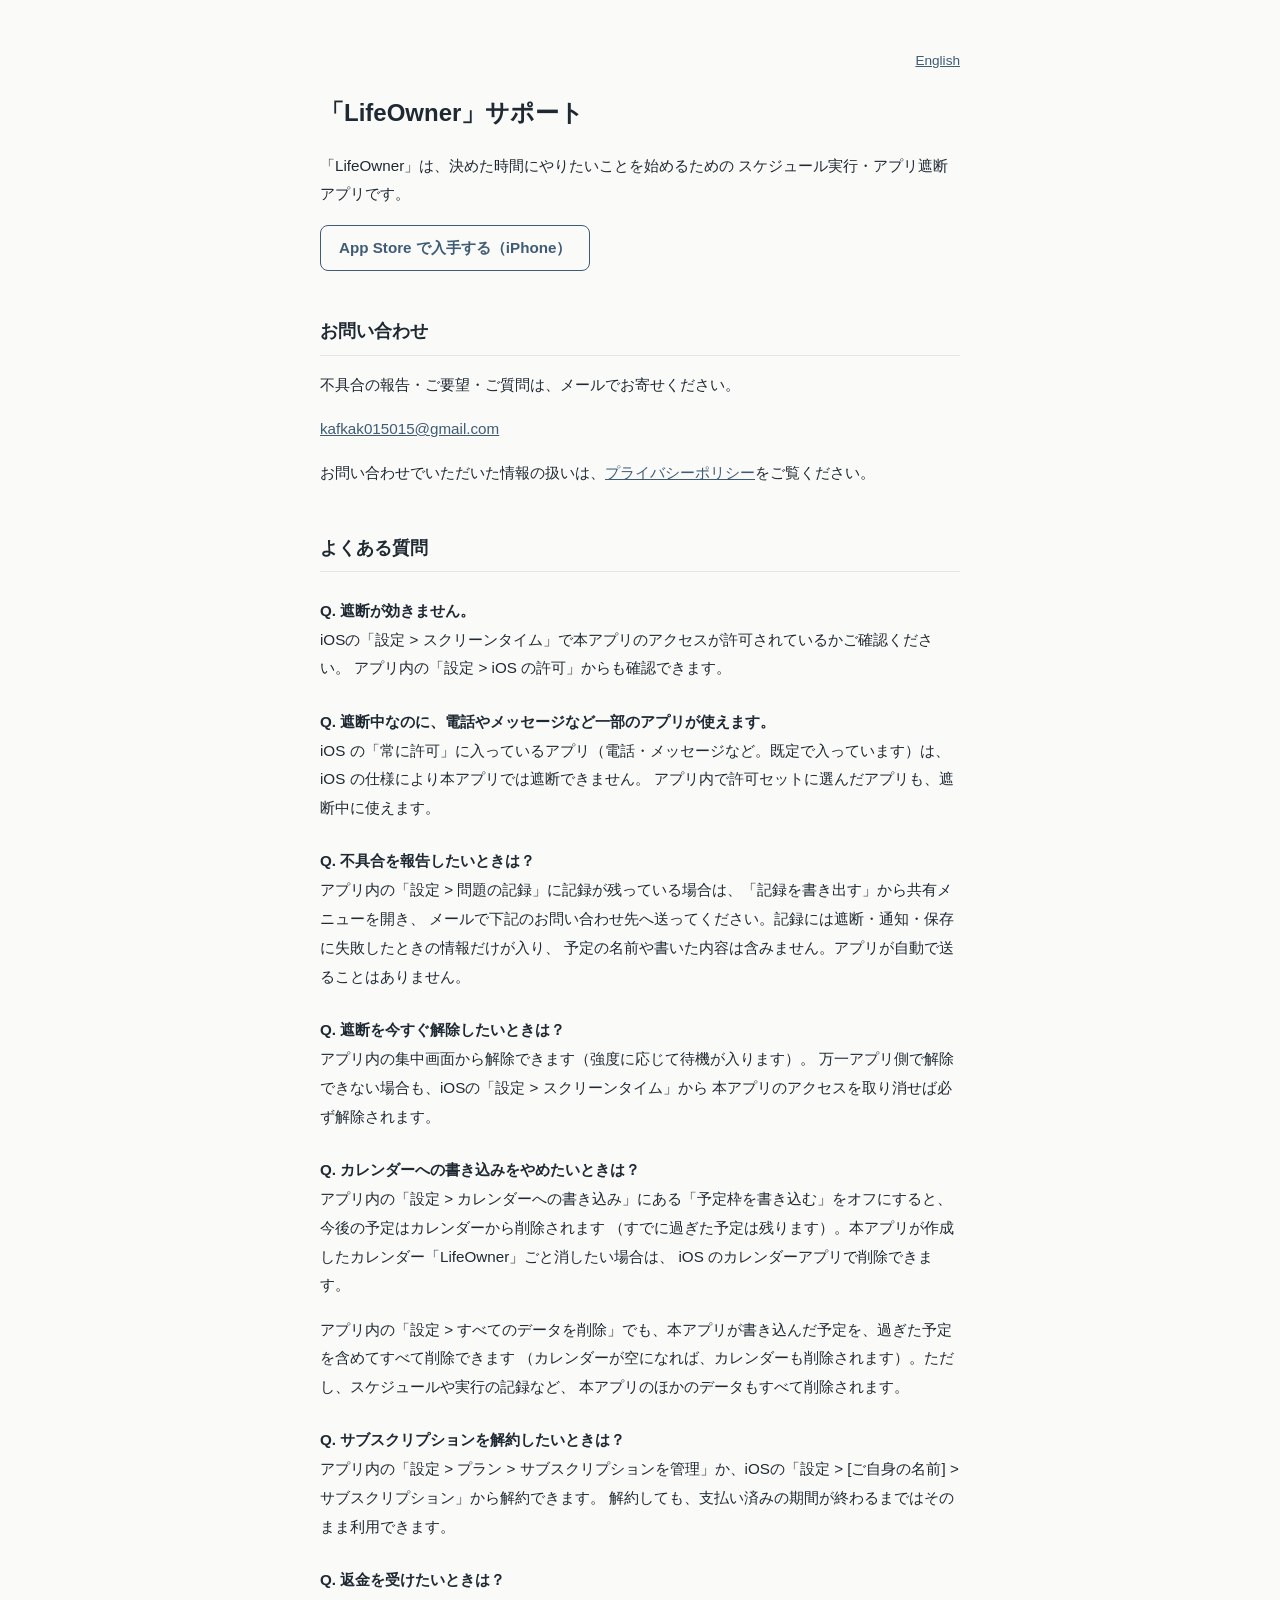
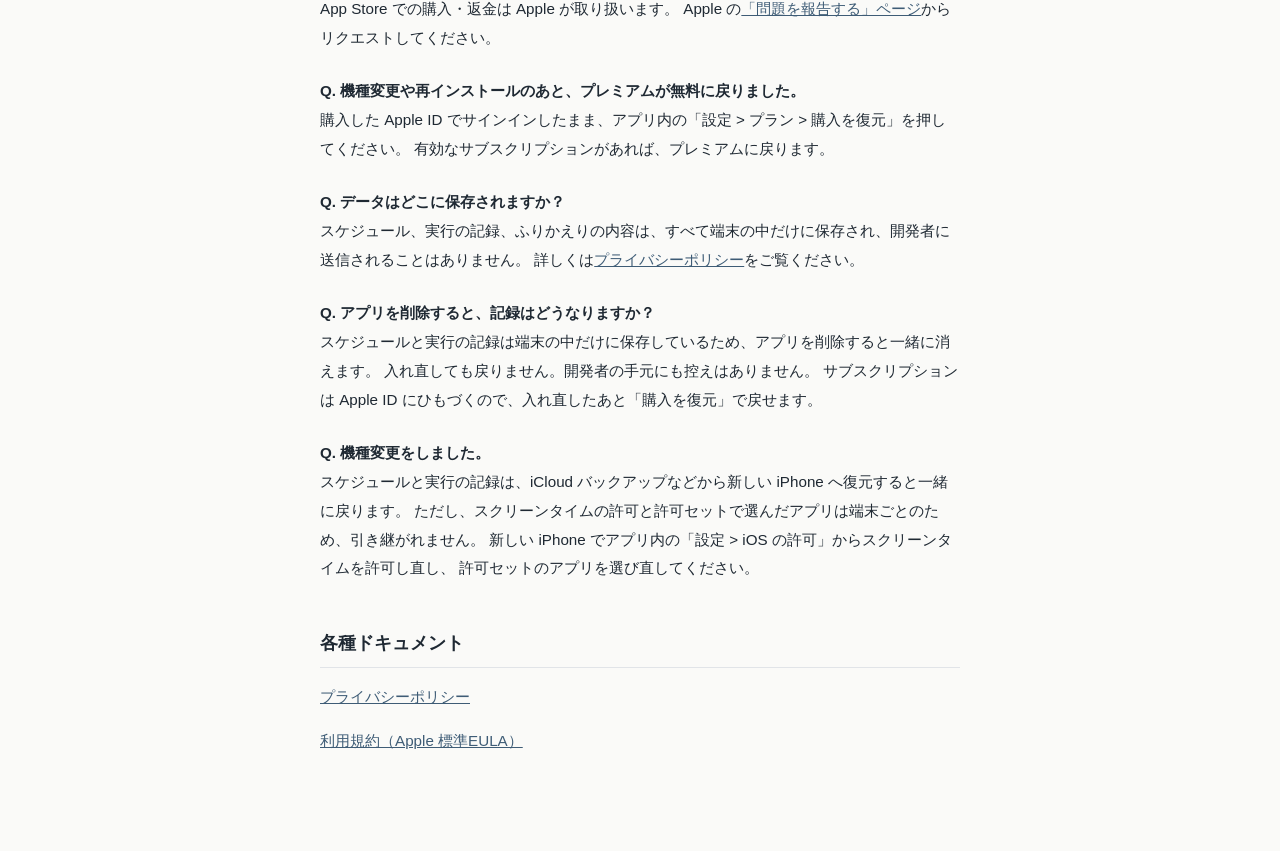
<file: index.html>
<!DOCTYPE html>
<html lang="ja">
<head>
<meta charset="utf-8">
<meta http-equiv="Content-Security-Policy" content="default-src 'none'; style-src 'self'; img-src 'self'; connect-src 'self'; base-uri 'none'; form-action 'none'">
<meta name="viewport" content="width=device-width, initial-scale=1">
<meta name="referrer" content="strict-origin-when-cross-origin">
<title>サポート | LifeOwner</title>
<meta name="description" content="iOSアプリ「LifeOwner」のサポートページ。お問い合わせ先、よくある質問、プライバシーポリシーをご案内します。">
<link rel="canonical" href="https://lifeowner.site/">
<link rel="alternate" hreflang="ja" href="https://lifeowner.site/">
<link rel="alternate" hreflang="en" href="https://lifeowner.site/en/">
<link rel="alternate" hreflang="x-default" href="https://lifeowner.site/">
<meta property="og:type" content="website">
<meta property="og:site_name" content="LifeOwner">
<meta property="og:title" content="サポート | LifeOwner">
<meta property="og:description" content="iOSアプリ「LifeOwner」のサポートページ。お問い合わせ先、よくある質問、プライバシーポリシーをご案内します。">
<meta property="og:url" content="https://lifeowner.site/">
<meta property="og:locale" content="ja_JP">
<meta name="twitter:card" content="summary">
<meta name="theme-color" content="#FAFAF8" media="(prefers-color-scheme: light)">
<meta name="theme-color" content="#16191D" media="(prefers-color-scheme: dark)">
<link rel="icon" href="./favicon.svg" type="image/svg+xml" sizes="any">
<link rel="stylesheet" href="./style.css">
</head>
<body>
<main>
  <p class="lang"><a href="./en/" hreflang="en" lang="en">English</a></p>
  <h1>「LifeOwner」サポート</h1>
  <p>「LifeOwner」は、決めた時間にやりたいことを始めるための
  スケジュール実行・アプリ遮断アプリです。</p>
  <p class="store"><a href="https://apps.apple.com/jp/app/id6806510194">App Store で入手する（iPhone）</a></p>

  <h2>お問い合わせ</h2>
  <p>不具合の報告・ご要望・ご質問は、メールでお寄せください。</p>
  <p><a href="mailto:kafkak015015@gmail.com?subject=LifeOwner%20%E3%81%B8%E3%81%AE%E3%81%8A%E5%95%8F%E3%81%84%E5%90%88%E3%82%8F%E3%81%9B">kafkak015015@gmail.com</a></p>
  <p>お問い合わせでいただいた情報の扱いは、<a href="./privacy.html">プライバシーポリシー</a>をご覧ください。</p>

  <h2>よくある質問</h2>
  <h3>Q. 遮断が効きません。</h3>
  <p>iOSの「設定 &gt; スクリーンタイム」で本アプリのアクセスが許可されているかご確認ください。
  アプリ内の「設定 &gt; iOS の許可」からも確認できます。</p>

  <h3>Q. 遮断中なのに、電話やメッセージなど一部のアプリが使えます。</h3>
  <p>iOS の「常に許可」に入っているアプリ（電話・メッセージなど。既定で入っています）は、iOS の仕様により本アプリでは遮断できません。
  アプリ内で許可セットに選んだアプリも、遮断中に使えます。</p>

  <h3>Q. 不具合を報告したいときは？</h3>
  <p>アプリ内の「設定 &gt; 問題の記録」に記録が残っている場合は、「記録を書き出す」から共有メニューを開き、
  メールで下記のお問い合わせ先へ送ってください。記録には遮断・通知・保存に失敗したときの情報だけが入り、
  予定の名前や書いた内容は含みません。アプリが自動で送ることはありません。</p>

  <h3>Q. 遮断を今すぐ解除したいときは？</h3>
  <p>アプリ内の集中画面から解除できます（強度に応じて待機が入ります）。
  万一アプリ側で解除できない場合も、iOSの「設定 &gt; スクリーンタイム」から
  本アプリのアクセスを取り消せば必ず解除されます。</p>

  <h3>Q. カレンダーへの書き込みをやめたいときは？</h3>
  <p>アプリ内の「設定 &gt; カレンダーへの書き込み」にある「予定枠を書き込む」をオフにすると、今後の予定はカレンダーから削除されます
  （すでに過ぎた予定は残ります）。本アプリが作成したカレンダー「LifeOwner」ごと消したい場合は、
  iOS のカレンダーアプリで削除できます。</p>
  <p>アプリ内の「設定 &gt; すべてのデータを削除」でも、本アプリが書き込んだ予定を、過ぎた予定を含めてすべて削除できます
  （カレンダーが空になれば、カレンダーも削除されます）。ただし、スケジュールや実行の記録など、
  本アプリのほかのデータもすべて削除されます。</p>

  <h3>Q. サブスクリプションを解約したいときは？</h3>
  <p>アプリ内の「設定 &gt; プラン &gt; サブスクリプションを管理」か、iOSの「設定 &gt; [ご自身の名前] &gt; サブスクリプション」から解約できます。
  解約しても、支払い済みの期間が終わるまではそのまま利用できます。</p>

  <h3>Q. 返金を受けたいときは？</h3>
  <p>App Store での購入・返金は Apple が取り扱います。
  Apple の<a href="https://reportaproblem.apple.com/">「問題を報告する」ページ</a>からリクエストしてください。</p>

  <h3>Q. 機種変更や再インストールのあと、プレミアムが無料に戻りました。</h3>
  <p>購入した Apple ID でサインインしたまま、アプリ内の「設定 &gt; プラン &gt; 購入を復元」を押してください。
  有効なサブスクリプションがあれば、プレミアムに戻ります。</p>

  <h3>Q. データはどこに保存されますか？</h3>
  <p>スケジュール、実行の記録、ふりかえりの内容は、すべて端末の中だけに保存され、開発者に送信されることはありません。
  詳しくは<a href="./privacy.html">プライバシーポリシー</a>をご覧ください。</p>

  <h3>Q. アプリを削除すると、記録はどうなりますか？</h3>
  <p>スケジュールと実行の記録は端末の中だけに保存しているため、アプリを削除すると一緒に消えます。
  入れ直しても戻りません。開発者の手元にも控えはありません。
  サブスクリプションは Apple ID にひもづくので、入れ直したあと「購入を復元」で戻せます。</p>

  <h3>Q. 機種変更をしました。</h3>
  <p>スケジュールと実行の記録は、iCloud バックアップなどから新しい iPhone へ復元すると一緒に戻ります。
  ただし、スクリーンタイムの許可と許可セットで選んだアプリは端末ごとのため、引き継がれません。
  新しい iPhone でアプリ内の「設定 &gt; iOS の許可」からスクリーンタイムを許可し直し、
  許可セットのアプリを選び直してください。</p>

  <h2>各種ドキュメント</h2>
  <p><a href="./privacy.html">プライバシーポリシー</a></p>
  <p><a href="https://www.apple.com/legal/internet-services/itunes/dev/stdeula/">利用規約（Apple 標準EULA）</a></p>
</main>
</body>
</html>
</file>
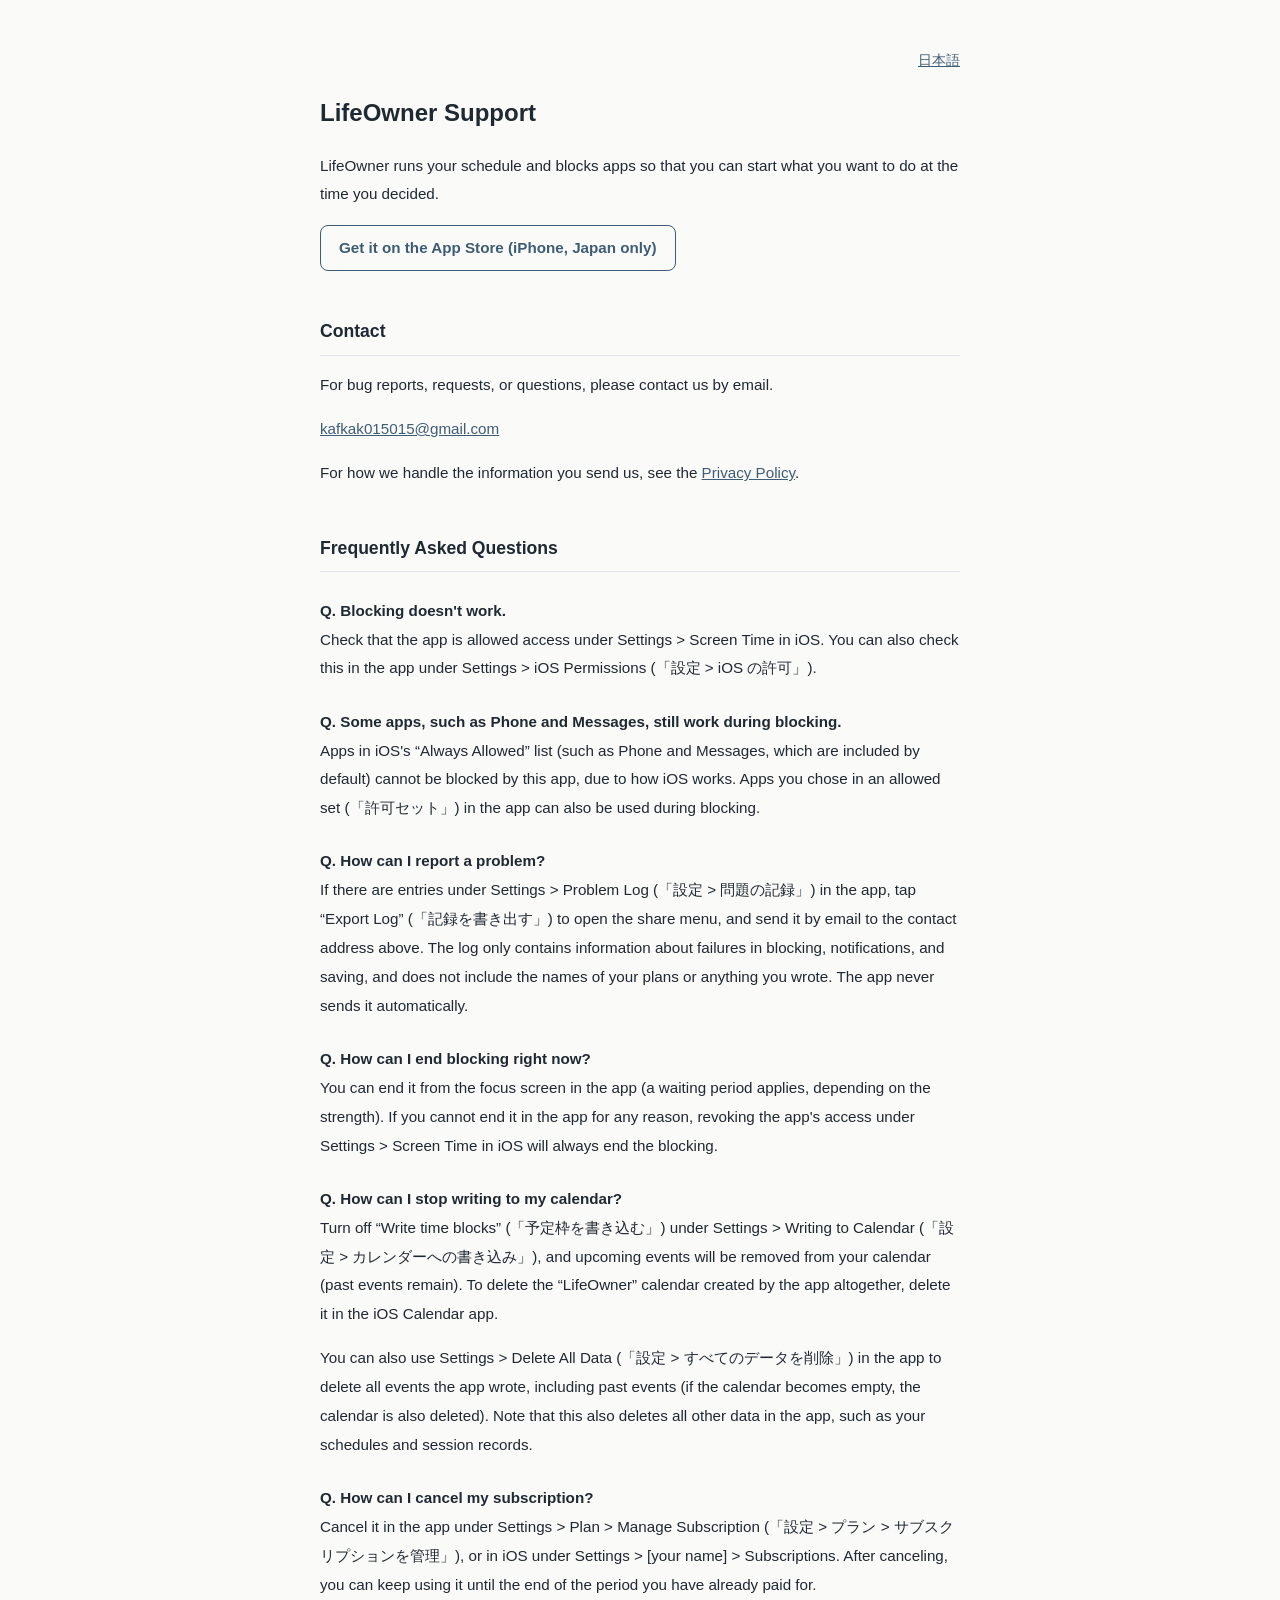
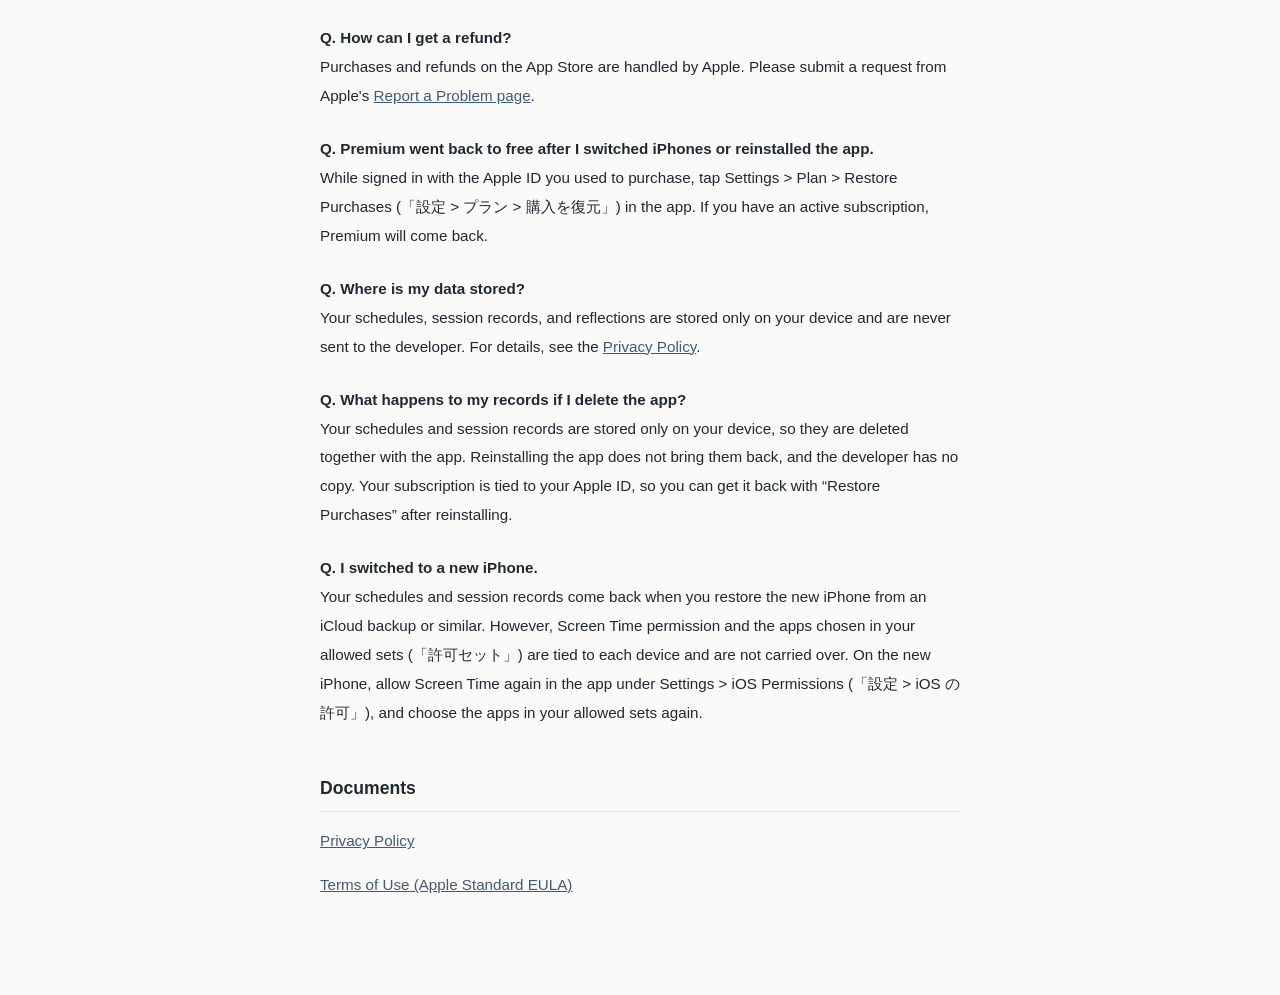
<file: en/index.html>
<!DOCTYPE html>
<html lang="en">
<head>
<meta charset="utf-8">
<meta http-equiv="Content-Security-Policy" content="default-src 'none'; style-src 'self'; img-src 'self'; connect-src 'self'; base-uri 'none'; form-action 'none'">
<meta name="viewport" content="width=device-width, initial-scale=1">
<meta name="referrer" content="strict-origin-when-cross-origin">
<title>Support | LifeOwner</title>
<meta name="description" content="Support page for the iOS app LifeOwner: contact information, frequently asked questions, and the privacy policy.">
<link rel="canonical" href="https://lifeowner.site/en/">
<link rel="alternate" hreflang="ja" href="https://lifeowner.site/">
<link rel="alternate" hreflang="en" href="https://lifeowner.site/en/">
<link rel="alternate" hreflang="x-default" href="https://lifeowner.site/">
<meta property="og:type" content="website">
<meta property="og:site_name" content="LifeOwner">
<meta property="og:title" content="Support | LifeOwner">
<meta property="og:description" content="Support page for the iOS app LifeOwner: contact information, frequently asked questions, and the privacy policy.">
<meta property="og:url" content="https://lifeowner.site/en/">
<meta property="og:locale" content="en_US">
<meta name="twitter:card" content="summary">
<meta name="theme-color" content="#FAFAF8" media="(prefers-color-scheme: light)">
<meta name="theme-color" content="#16191D" media="(prefers-color-scheme: dark)">
<link rel="icon" href="../favicon.svg" type="image/svg+xml" sizes="any">
<link rel="stylesheet" href="../style.css">
</head>
<body>
<main>
  <p class="lang"><a href="../" hreflang="ja" lang="ja">日本語</a></p>
  <h1>LifeOwner Support</h1>
  <p>LifeOwner runs your schedule and blocks apps so that you can start
  what you want to do at the time you decided.</p>
  <p class="store"><a href="https://apps.apple.com/jp/app/id6806510194">Get it on the App Store (iPhone, Japan only)</a></p>

  <h2>Contact</h2>
  <p>For bug reports, requests, or questions, please contact us by email.</p>
  <p><a href="mailto:kafkak015015@gmail.com?subject=Inquiry%20about%20LifeOwner">kafkak015015@gmail.com</a></p>
  <p>For how we handle the information you send us, see the <a href="./privacy.html">Privacy Policy</a>.</p>

  <h2>Frequently Asked Questions</h2>
  <h3>Q. Blocking doesn't work.</h3>
  <p>Check that the app is allowed access under Settings &gt; Screen Time in iOS.
  You can also check this in the app under Settings &gt; iOS Permissions (「設定 &gt; iOS の許可」).</p>

  <h3>Q. Some apps, such as Phone and Messages, still work during blocking.</h3>
  <p>Apps in iOS's “Always Allowed” list (such as Phone and Messages, which are included by default) cannot be blocked by this app, due to how iOS works.
  Apps you chose in an allowed set (「許可セット」) in the app can also be used during blocking.</p>

  <h3>Q. How can I report a problem?</h3>
  <p>If there are entries under Settings &gt; Problem Log (「設定 &gt; 問題の記録」) in the app, tap “Export Log” (「記録を書き出す」) to open the share menu,
  and send it by email to the contact address above. The log only contains information about failures in blocking, notifications, and saving,
  and does not include the names of your plans or anything you wrote. The app never sends it automatically.</p>

  <h3>Q. How can I end blocking right now?</h3>
  <p>You can end it from the focus screen in the app (a waiting period applies, depending on the strength).
  If you cannot end it in the app for any reason, revoking the app's access under
  Settings &gt; Screen Time in iOS will always end the blocking.</p>

  <h3>Q. How can I stop writing to my calendar?</h3>
  <p>Turn off “Write time blocks” (「予定枠を書き込む」) under Settings &gt; Writing to Calendar (「設定 &gt; カレンダーへの書き込み」), and upcoming events
  will be removed from your calendar (past events remain). To delete the “LifeOwner” calendar
  created by the app altogether, delete it in the iOS Calendar app.</p>
  <p>You can also use Settings &gt; Delete All Data (「設定 &gt; すべてのデータを削除」) in the app to delete all events
  the app wrote, including past events (if the calendar becomes empty, the calendar is also deleted).
  Note that this also deletes all other data in the app, such as your schedules and session records.</p>

  <h3>Q. How can I cancel my subscription?</h3>
  <p>Cancel it in the app under Settings &gt; Plan &gt; Manage Subscription (「設定 &gt; プラン &gt; サブスクリプションを管理」), or in iOS under Settings &gt; [your name] &gt; Subscriptions.
  After canceling, you can keep using it until the end of the period you have already paid for.</p>

  <h3>Q. How can I get a refund?</h3>
  <p>Purchases and refunds on the App Store are handled by Apple.
  Please submit a request from Apple's <a href="https://reportaproblem.apple.com/">Report a Problem page</a>.</p>

  <h3>Q. Premium went back to free after I switched iPhones or reinstalled the app.</h3>
  <p>While signed in with the Apple ID you used to purchase, tap Settings &gt; Plan &gt; Restore Purchases (「設定 &gt; プラン &gt; 購入を復元」) in the app.
  If you have an active subscription, Premium will come back.</p>

  <h3>Q. Where is my data stored?</h3>
  <p>Your schedules, session records, and reflections are stored only on your device and are never sent to the developer.
  For details, see the <a href="./privacy.html">Privacy Policy</a>.</p>

  <h3>Q. What happens to my records if I delete the app?</h3>
  <p>Your schedules and session records are stored only on your device, so they are deleted together with the app.
  Reinstalling the app does not bring them back, and the developer has no copy.
  Your subscription is tied to your Apple ID, so you can get it back with “Restore Purchases” after reinstalling.</p>

  <h3>Q. I switched to a new iPhone.</h3>
  <p>Your schedules and session records come back when you restore the new iPhone from an iCloud backup or similar.
  However, Screen Time permission and the apps chosen in your allowed sets (「許可セット」) are tied to each device and are not carried over.
  On the new iPhone, allow Screen Time again in the app under Settings &gt; iOS Permissions (「設定 &gt; iOS の許可」),
  and choose the apps in your allowed sets again.</p>

  <h2>Documents</h2>
  <p><a href="./privacy.html">Privacy Policy</a></p>
  <p><a href="https://www.apple.com/legal/internet-services/itunes/dev/stdeula/">Terms of Use (Apple Standard EULA)</a></p>
</main>
</body>
</html>
</file>
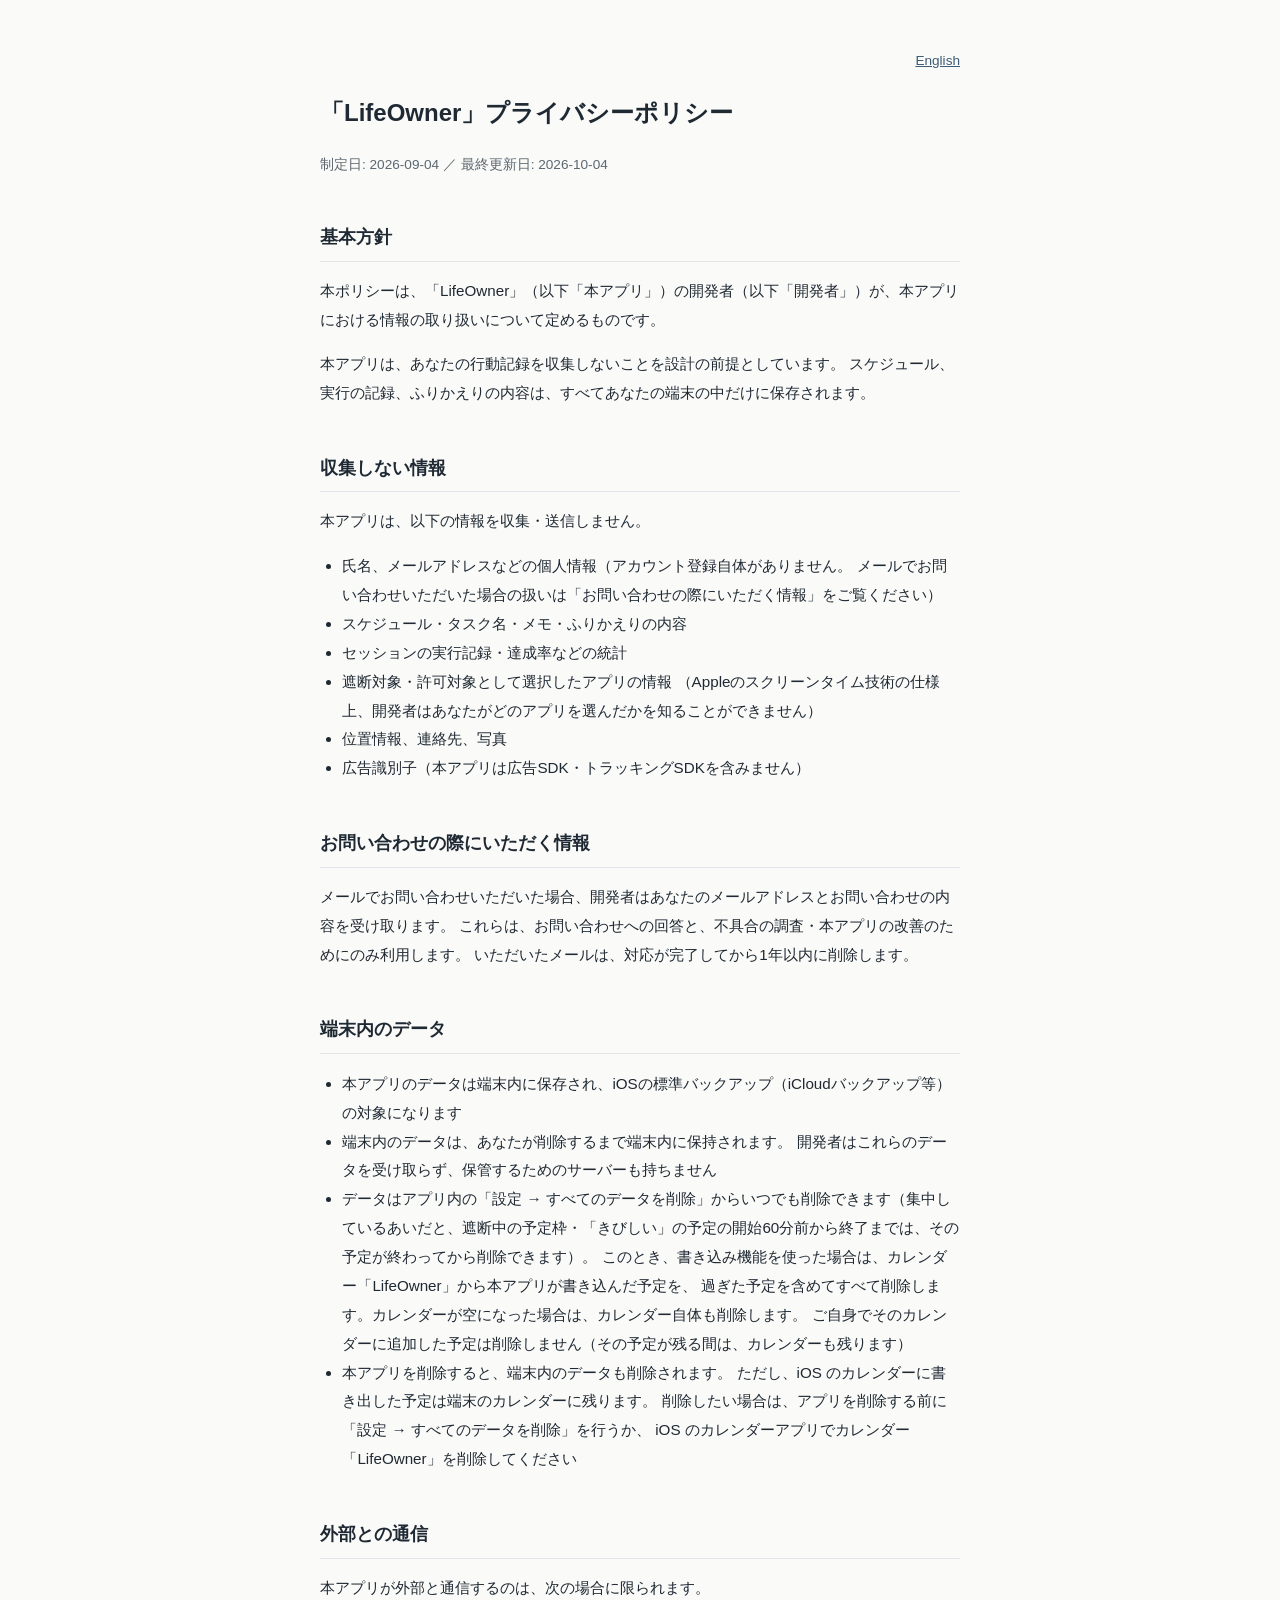
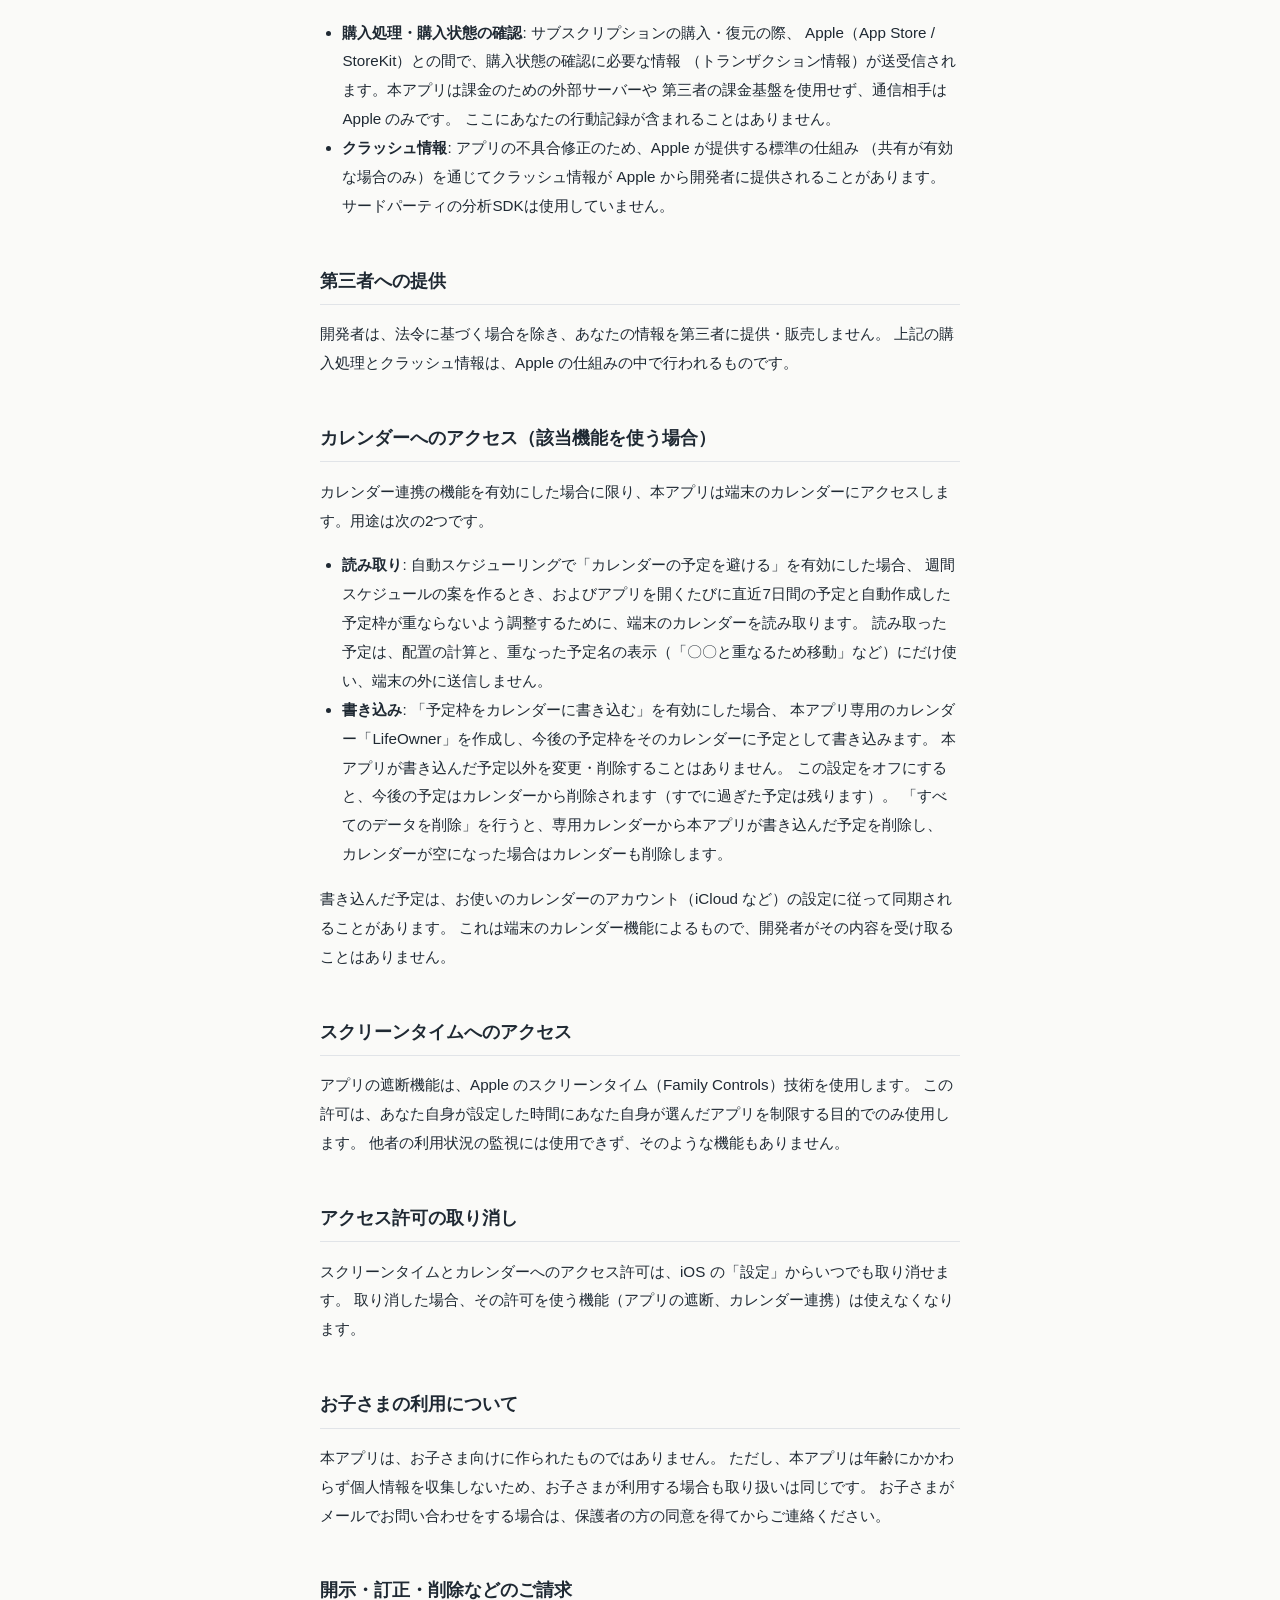
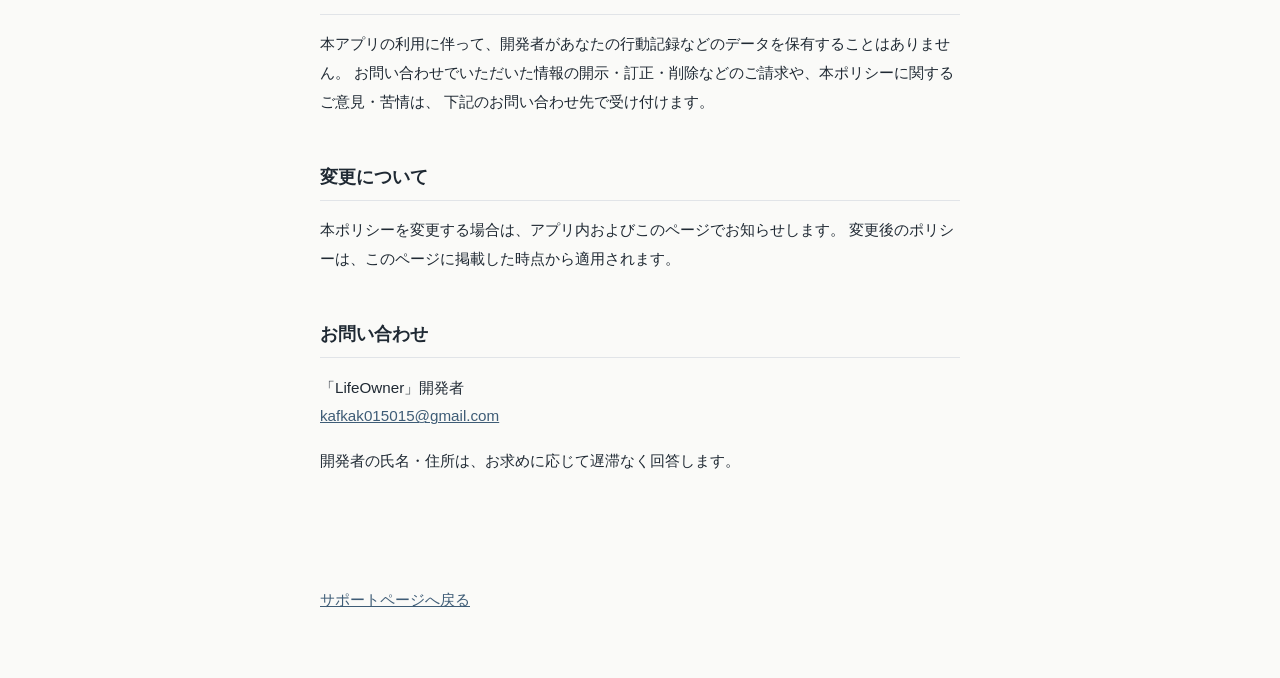
<file: privacy.html>
<!DOCTYPE html>
<html lang="ja">
<head>
<meta charset="utf-8">
<meta http-equiv="Content-Security-Policy" content="default-src 'none'; style-src 'self'; img-src 'self'; connect-src 'self'; base-uri 'none'; form-action 'none'">
<meta name="viewport" content="width=device-width, initial-scale=1">
<meta name="referrer" content="strict-origin-when-cross-origin">
<title>プライバシーポリシー | LifeOwner</title>
<meta name="description" content="iOSアプリ「LifeOwner」のプライバシーポリシー。収集しない情報、端末内データの扱い、カレンダーとスクリーンタイムへのアクセスについて説明します。">
<link rel="canonical" href="https://lifeowner.site/privacy.html">
<link rel="alternate" hreflang="ja" href="https://lifeowner.site/privacy.html">
<link rel="alternate" hreflang="en" href="https://lifeowner.site/en/privacy.html">
<link rel="alternate" hreflang="x-default" href="https://lifeowner.site/privacy.html">
<meta property="og:type" content="website">
<meta property="og:site_name" content="LifeOwner">
<meta property="og:title" content="プライバシーポリシー | LifeOwner">
<meta property="og:description" content="iOSアプリ「LifeOwner」のプライバシーポリシー。収集しない情報、端末内データの扱い、カレンダーとスクリーンタイムへのアクセスについて説明します。">
<meta property="og:url" content="https://lifeowner.site/privacy.html">
<meta property="og:locale" content="ja_JP">
<meta name="twitter:card" content="summary">
<meta name="theme-color" content="#FAFAF8" media="(prefers-color-scheme: light)">
<meta name="theme-color" content="#16191D" media="(prefers-color-scheme: dark)">
<link rel="icon" href="./favicon.svg" type="image/svg+xml" sizes="any">
<link rel="stylesheet" href="./style.css">
</head>
<body>
<main>
  <p class="lang"><a href="./en/privacy.html" hreflang="en" lang="en">English</a></p>
  <h1>「LifeOwner」プライバシーポリシー</h1>
  <p class="meta">制定日: <time datetime="2026-09-04">2026-09-04</time> ／ 最終更新日: <time datetime="2026-10-04">2026-10-04</time></p>

  <h2>基本方針</h2>
  <p>本ポリシーは、「LifeOwner」（以下「本アプリ」）の開発者（以下「開発者」）が、本アプリにおける情報の取り扱いについて定めるものです。</p>
  <p>本アプリは、あなたの行動記録を収集しないことを設計の前提としています。
  スケジュール、実行の記録、ふりかえりの内容は、すべてあなたの端末の中だけに保存されます。</p>

  <h2>収集しない情報</h2>
  <p>本アプリは、以下の情報を収集・送信しません。</p>
  <ul>
    <li>氏名、メールアドレスなどの個人情報（アカウント登録自体がありません。
      メールでお問い合わせいただいた場合の扱いは「お問い合わせの際にいただく情報」をご覧ください）</li>
    <li>スケジュール・タスク名・メモ・ふりかえりの内容</li>
    <li>セッションの実行記録・達成率などの統計</li>
    <li>遮断対象・許可対象として選択したアプリの情報
      （Appleのスクリーンタイム技術の仕様上、開発者はあなたがどのアプリを選んだかを知ることができません）</li>
    <li>位置情報、連絡先、写真</li>
    <li>広告識別子（本アプリは広告SDK・トラッキングSDKを含みません）</li>
  </ul>

  <h2>お問い合わせの際にいただく情報</h2>
  <p>メールでお問い合わせいただいた場合、開発者はあなたのメールアドレスとお問い合わせの内容を受け取ります。
  これらは、お問い合わせへの回答と、不具合の調査・本アプリの改善のためにのみ利用します。
  いただいたメールは、対応が完了してから1年以内に削除します。</p>

  <h2>端末内のデータ</h2>
  <ul>
    <li>本アプリのデータは端末内に保存され、iOSの標準バックアップ（iCloudバックアップ等）の対象になります</li>
    <li>端末内のデータは、あなたが削除するまで端末内に保持されます。
      開発者はこれらのデータを受け取らず、保管するためのサーバーも持ちません</li>
    <li>データはアプリ内の「設定 → すべてのデータを削除」からいつでも削除できます（集中しているあいだと、遮断中の予定枠・「きびしい」の予定の開始60分前から終了までは、その予定が終わってから削除できます）。
      このとき、書き込み機能を使った場合は、カレンダー「LifeOwner」から本アプリが書き込んだ予定を、
      過ぎた予定を含めてすべて削除します。カレンダーが空になった場合は、カレンダー自体も削除します。
      ご自身でそのカレンダーに追加した予定は削除しません（その予定が残る間は、カレンダーも残ります）</li>
    <li>本アプリを削除すると、端末内のデータも削除されます。
      ただし、iOS のカレンダーに書き出した予定は端末のカレンダーに残ります。
      削除したい場合は、アプリを削除する前に「設定 → すべてのデータを削除」を行うか、
      iOS のカレンダーアプリでカレンダー「LifeOwner」を削除してください</li>
  </ul>

  <h2>外部との通信</h2>
  <p>本アプリが外部と通信するのは、次の場合に限られます。</p>
  <ul>
    <li><strong>購入処理・購入状態の確認</strong>: サブスクリプションの購入・復元の際、
      Apple（App Store / StoreKit）との間で、購入状態の確認に必要な情報
      （トランザクション情報）が送受信されます。本アプリは課金のための外部サーバーや
      第三者の課金基盤を使用せず、通信相手は Apple のみです。
      ここにあなたの行動記録が含まれることはありません。</li>
    <li><strong>クラッシュ情報</strong>: アプリの不具合修正のため、Apple が提供する標準の仕組み
      （共有が有効な場合のみ）を通じてクラッシュ情報が Apple から開発者に提供されることがあります。
      サードパーティの分析SDKは使用していません。</li>
  </ul>

  <h2>第三者への提供</h2>
  <p>開発者は、法令に基づく場合を除き、あなたの情報を第三者に提供・販売しません。
  上記の購入処理とクラッシュ情報は、Apple の仕組みの中で行われるものです。</p>

  <h2>カレンダーへのアクセス（該当機能を使う場合）</h2>
  <p>カレンダー連携の機能を有効にした場合に限り、本アプリは端末のカレンダーにアクセスします。用途は次の2つです。</p>
  <ul>
    <li><strong>読み取り</strong>: 自動スケジューリングで「カレンダーの予定を避ける」を有効にした場合、
      週間スケジュールの案を作るとき、およびアプリを開くたびに直近7日間の予定と自動作成した予定枠が重ならないよう調整するために、端末のカレンダーを読み取ります。
      読み取った予定は、配置の計算と、重なった予定名の表示（「〇〇と重なるため移動」など）にだけ使い、端末の外に送信しません。</li>
    <li><strong>書き込み</strong>: 「予定枠をカレンダーに書き込む」を有効にした場合、
      本アプリ専用のカレンダー「LifeOwner」を作成し、今後の予定枠をそのカレンダーに予定として書き込みます。
      本アプリが書き込んだ予定以外を変更・削除することはありません。
      この設定をオフにすると、今後の予定はカレンダーから削除されます（すでに過ぎた予定は残ります）。
      「すべてのデータを削除」を行うと、専用カレンダーから本アプリが書き込んだ予定を削除し、
      カレンダーが空になった場合はカレンダーも削除します。</li>
  </ul>
  <p>書き込んだ予定は、お使いのカレンダーのアカウント（iCloud など）の設定に従って同期されることがあります。
  これは端末のカレンダー機能によるもので、開発者がその内容を受け取ることはありません。</p>

  <h2>スクリーンタイムへのアクセス</h2>
  <p>アプリの遮断機能は、Apple のスクリーンタイム（Family Controls）技術を使用します。
  この許可は、あなた自身が設定した時間にあなた自身が選んだアプリを制限する目的でのみ使用します。
  他者の利用状況の監視には使用できず、そのような機能もありません。</p>

  <h2>アクセス許可の取り消し</h2>
  <p>スクリーンタイムとカレンダーへのアクセス許可は、iOS の「設定」からいつでも取り消せます。
  取り消した場合、その許可を使う機能（アプリの遮断、カレンダー連携）は使えなくなります。</p>

  <h2>お子さまの利用について</h2>
  <p>本アプリは、お子さま向けに作られたものではありません。
  ただし、本アプリは年齢にかかわらず個人情報を収集しないため、お子さまが利用する場合も取り扱いは同じです。
  お子さまがメールでお問い合わせをする場合は、保護者の方の同意を得てからご連絡ください。</p>

  <h2>開示・訂正・削除などのご請求</h2>
  <p>本アプリの利用に伴って、開発者があなたの行動記録などのデータを保有することはありません。
  お問い合わせでいただいた情報の開示・訂正・削除などのご請求や、本ポリシーに関するご意見・苦情は、
  下記のお問い合わせ先で受け付けます。</p>

  <h2>変更について</h2>
  <p>本ポリシーを変更する場合は、アプリ内およびこのページでお知らせします。
  変更後のポリシーは、このページに掲載した時点から適用されます。</p>

  <h2>お問い合わせ</h2>
  <p>「LifeOwner」開発者<br>
  <a href="mailto:kafkak015015@gmail.com?subject=LifeOwner%20%E3%83%97%E3%83%A9%E3%82%A4%E3%83%90%E3%82%B7%E3%83%BC%E3%83%9D%E3%83%AA%E3%82%B7%E3%83%BC%E3%81%AB%E3%81%A4%E3%81%84%E3%81%A6">kafkak015015@gmail.com</a></p>
  <p>開発者の氏名・住所は、お求めに応じて遅滞なく回答します。</p>
</main>
<footer>
  <p><a href="./">サポートページへ戻る</a></p>
</footer>
</body>
</html>
</file>
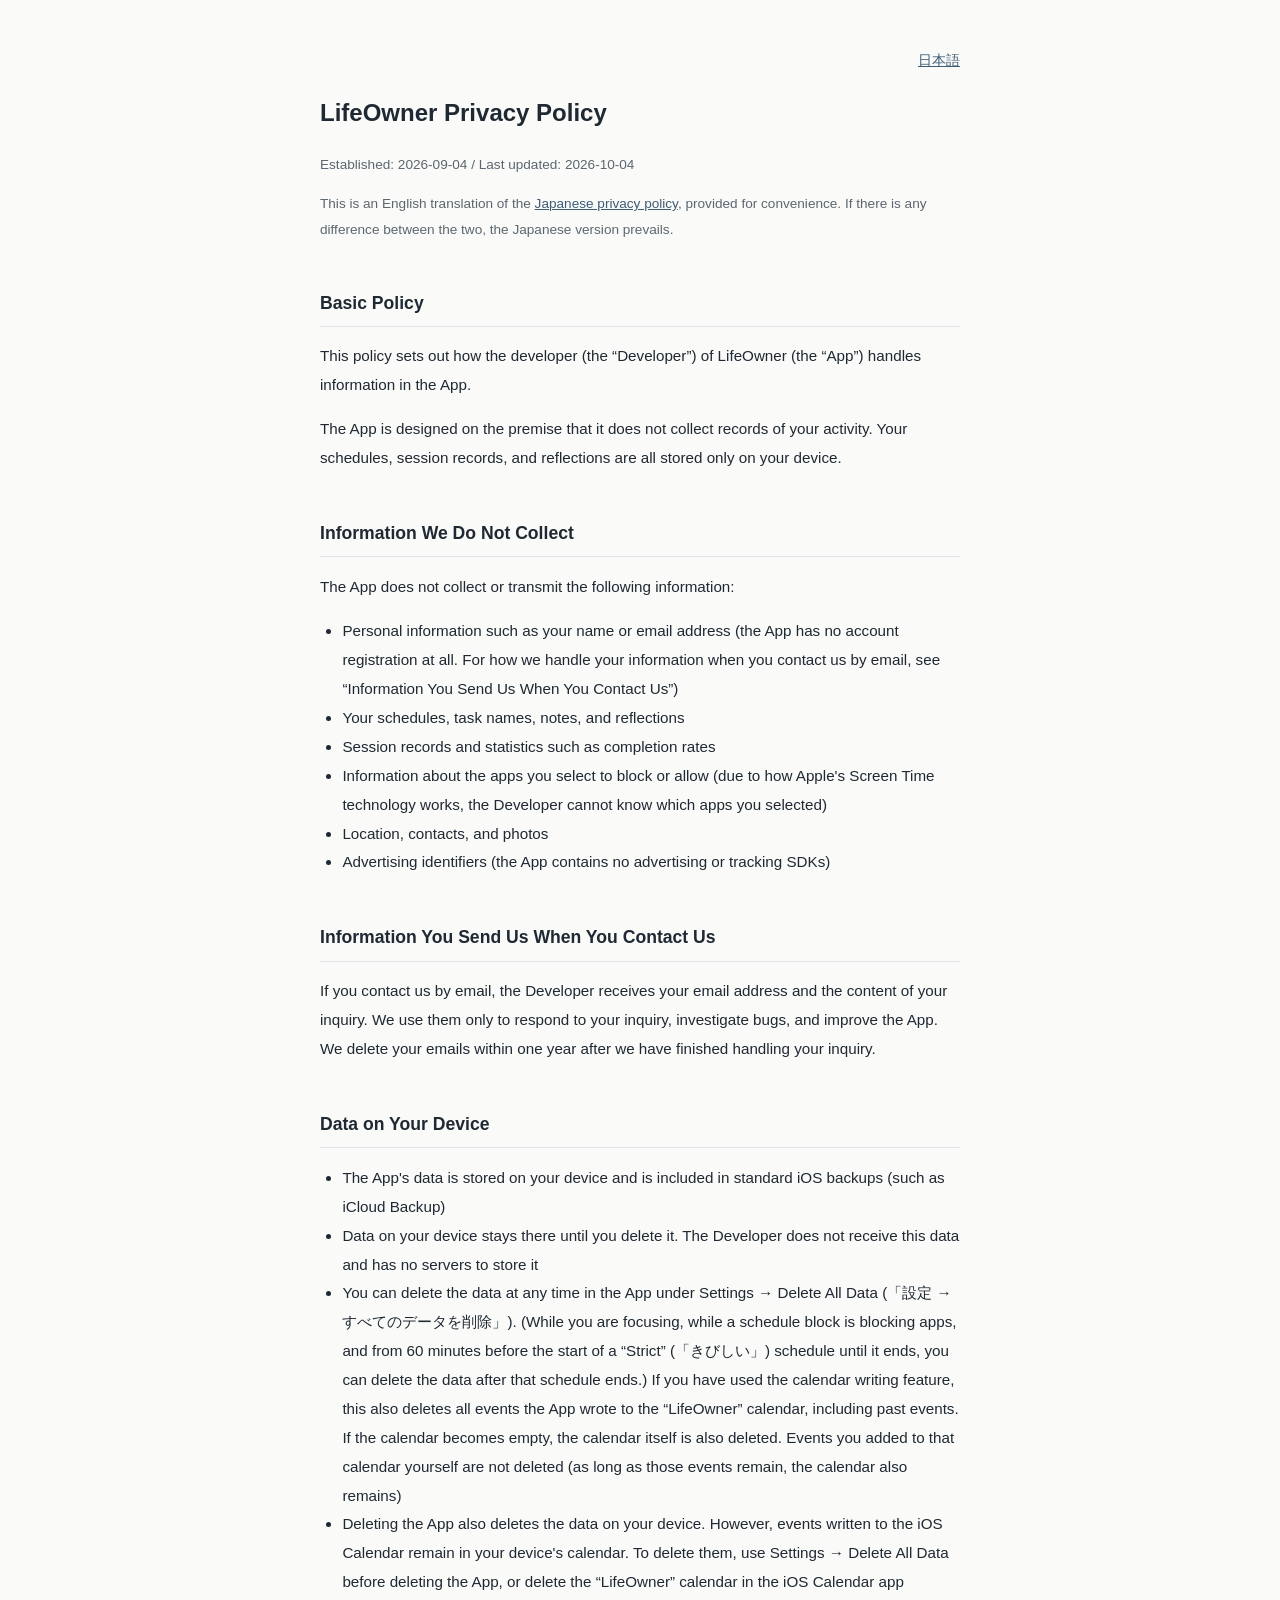
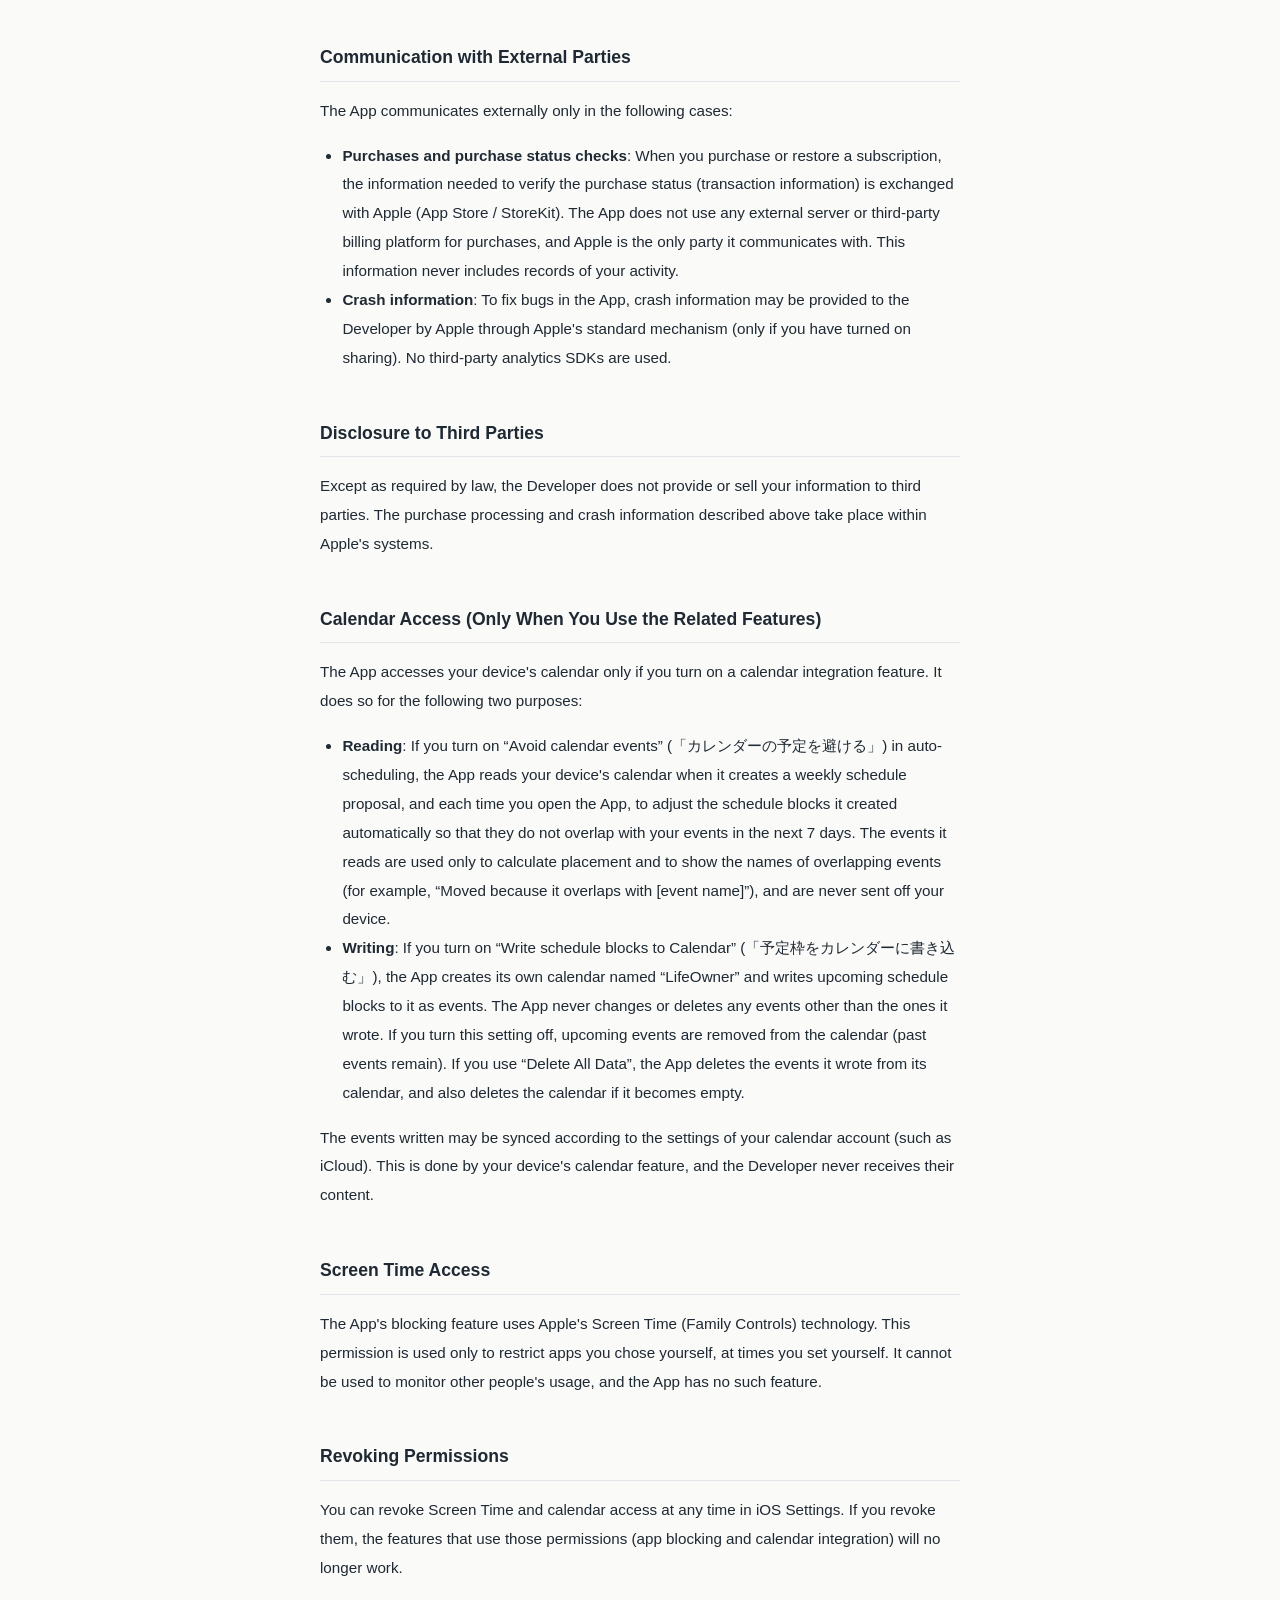
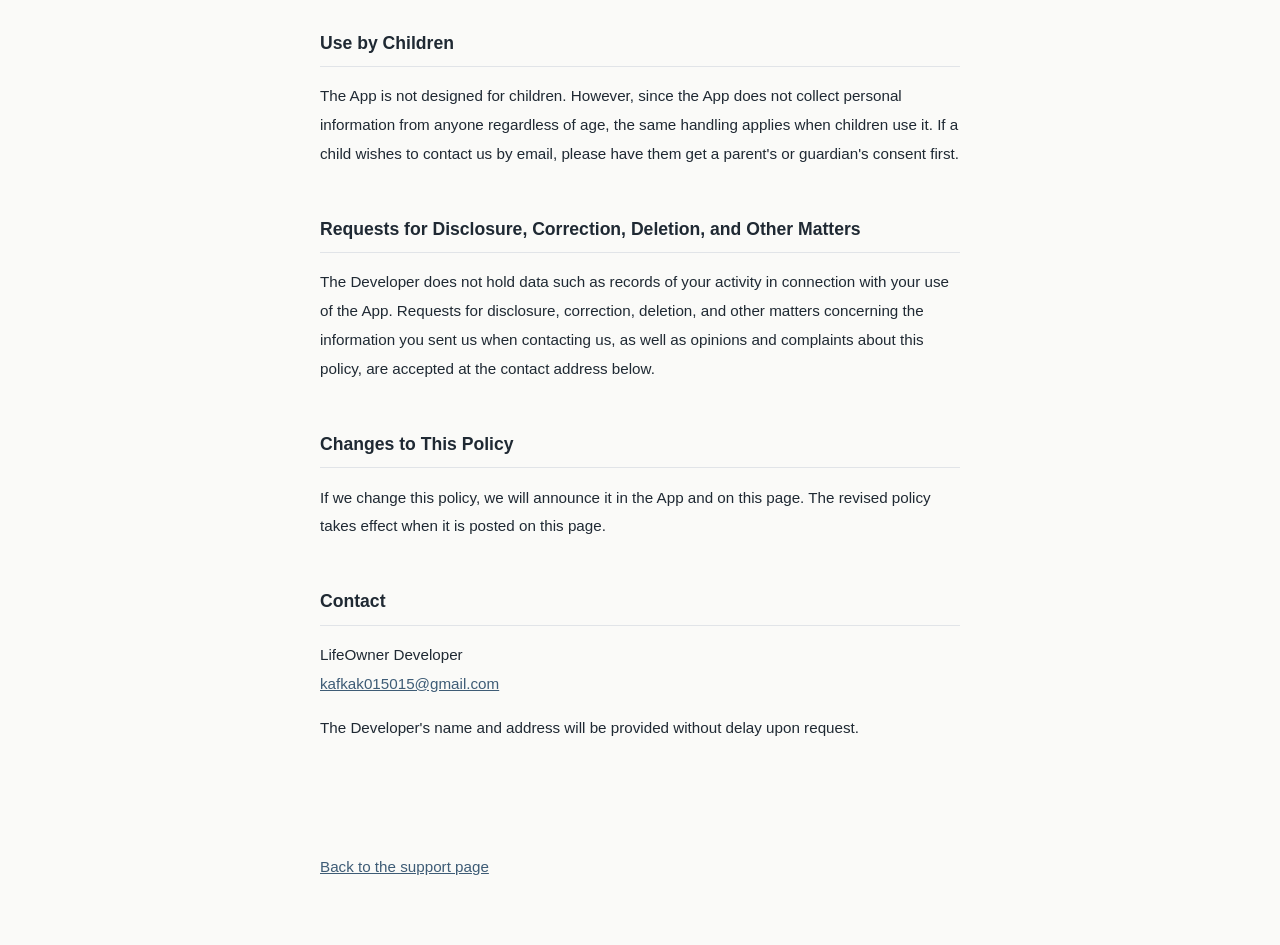
<file: en/privacy.html>
<!DOCTYPE html>
<html lang="en">
<head>
<meta charset="utf-8">
<meta http-equiv="Content-Security-Policy" content="default-src 'none'; style-src 'self'; img-src 'self'; connect-src 'self'; base-uri 'none'; form-action 'none'">
<meta name="viewport" content="width=device-width, initial-scale=1">
<meta name="referrer" content="strict-origin-when-cross-origin">
<title>Privacy Policy | LifeOwner</title>
<meta name="description" content="Privacy policy of the iOS app LifeOwner: the information it does not collect, how on-device data is handled, and its access to Calendar and Screen Time.">
<link rel="canonical" href="https://lifeowner.site/en/privacy.html">
<link rel="alternate" hreflang="ja" href="https://lifeowner.site/privacy.html">
<link rel="alternate" hreflang="en" href="https://lifeowner.site/en/privacy.html">
<link rel="alternate" hreflang="x-default" href="https://lifeowner.site/privacy.html">
<meta property="og:type" content="website">
<meta property="og:site_name" content="LifeOwner">
<meta property="og:title" content="Privacy Policy | LifeOwner">
<meta property="og:description" content="Privacy policy of the iOS app LifeOwner: the information it does not collect, how on-device data is handled, and its access to Calendar and Screen Time.">
<meta property="og:url" content="https://lifeowner.site/en/privacy.html">
<meta property="og:locale" content="en_US">
<meta name="twitter:card" content="summary">
<meta name="theme-color" content="#FAFAF8" media="(prefers-color-scheme: light)">
<meta name="theme-color" content="#16191D" media="(prefers-color-scheme: dark)">
<link rel="icon" href="../favicon.svg" type="image/svg+xml" sizes="any">
<link rel="stylesheet" href="../style.css">
</head>
<body>
<main>
  <p class="lang"><a href="../privacy.html" hreflang="ja" lang="ja">日本語</a></p>
  <h1>LifeOwner Privacy Policy</h1>
  <p class="meta">Established: <time datetime="2026-09-04">2026-09-04</time> / Last updated: <time datetime="2026-10-04">2026-10-04</time></p>
  <p class="meta">This is an English translation of the <a href="../privacy.html" hreflang="ja">Japanese privacy policy</a>, provided for convenience.
  If there is any difference between the two, the Japanese version prevails.</p>

  <h2>Basic Policy</h2>
  <p>This policy sets out how the developer (the “Developer”) of LifeOwner (the “App”) handles information in the App.</p>
  <p>The App is designed on the premise that it does not collect records of your activity.
  Your schedules, session records, and reflections are all stored only on your device.</p>

  <h2>Information We Do Not Collect</h2>
  <p>The App does not collect or transmit the following information:</p>
  <ul>
    <li>Personal information such as your name or email address (the App has no account registration at all.
      For how we handle your information when you contact us by email, see “Information You Send Us When You Contact Us”)</li>
    <li>Your schedules, task names, notes, and reflections</li>
    <li>Session records and statistics such as completion rates</li>
    <li>Information about the apps you select to block or allow
      (due to how Apple's Screen Time technology works, the Developer cannot know which apps you selected)</li>
    <li>Location, contacts, and photos</li>
    <li>Advertising identifiers (the App contains no advertising or tracking SDKs)</li>
  </ul>

  <h2>Information You Send Us When You Contact Us</h2>
  <p>If you contact us by email, the Developer receives your email address and the content of your inquiry.
  We use them only to respond to your inquiry, investigate bugs, and improve the App.
  We delete your emails within one year after we have finished handling your inquiry.</p>

  <h2>Data on Your Device</h2>
  <ul>
    <li>The App's data is stored on your device and is included in standard iOS backups (such as iCloud Backup)</li>
    <li>Data on your device stays there until you delete it.
      The Developer does not receive this data and has no servers to store it</li>
    <li>You can delete the data at any time in the App under Settings → Delete All Data (「設定 → すべてのデータを削除」).
      (While you are focusing, while a schedule block is blocking apps, and from 60 minutes before the start of a
      “Strict” (「きびしい」) schedule until it ends, you can delete the data after that schedule ends.)
      If you have used the calendar writing feature, this also deletes all events the App wrote to the
      “LifeOwner” calendar, including past events. If the calendar becomes empty, the calendar itself is also deleted.
      Events you added to that calendar yourself are not deleted (as long as those events remain, the calendar also remains)</li>
    <li>Deleting the App also deletes the data on your device.
      However, events written to the iOS Calendar remain in your device's calendar.
      To delete them, use Settings → Delete All Data before deleting the App,
      or delete the “LifeOwner” calendar in the iOS Calendar app</li>
  </ul>

  <h2>Communication with External Parties</h2>
  <p>The App communicates externally only in the following cases:</p>
  <ul>
    <li><strong>Purchases and purchase status checks</strong>: When you purchase or restore a subscription,
      the information needed to verify the purchase status (transaction information) is exchanged with
      Apple (App Store / StoreKit). The App does not use any external server or third-party billing platform
      for purchases, and Apple is the only party it communicates with.
      This information never includes records of your activity.</li>
    <li><strong>Crash information</strong>: To fix bugs in the App, crash information may be provided to the Developer
      by Apple through Apple's standard mechanism (only if you have turned on sharing).
      No third-party analytics SDKs are used.</li>
  </ul>

  <h2>Disclosure to Third Parties</h2>
  <p>Except as required by law, the Developer does not provide or sell your information to third parties.
  The purchase processing and crash information described above take place within Apple's systems.</p>

  <h2>Calendar Access (Only When You Use the Related Features)</h2>
  <p>The App accesses your device's calendar only if you turn on a calendar integration feature. It does so for the following two purposes:</p>
  <ul>
    <li><strong>Reading</strong>: If you turn on “Avoid calendar events” (「カレンダーの予定を避ける」) in auto-scheduling,
      the App reads your device's calendar when it creates a weekly schedule proposal, and each time you open the App,
      to adjust the schedule blocks it created automatically so that they do not overlap with your events in the next 7 days.
      The events it reads are used only to calculate placement and to show the names of overlapping events
      (for example, “Moved because it overlaps with [event name]”), and are never sent off your device.</li>
    <li><strong>Writing</strong>: If you turn on “Write schedule blocks to Calendar” (「予定枠をカレンダーに書き込む」),
      the App creates its own calendar named “LifeOwner” and writes upcoming schedule blocks to it as events.
      The App never changes or deletes any events other than the ones it wrote.
      If you turn this setting off, upcoming events are removed from the calendar (past events remain).
      If you use “Delete All Data”, the App deletes the events it wrote from its calendar,
      and also deletes the calendar if it becomes empty.</li>
  </ul>
  <p>The events written may be synced according to the settings of your calendar account (such as iCloud).
  This is done by your device's calendar feature, and the Developer never receives their content.</p>

  <h2>Screen Time Access</h2>
  <p>The App's blocking feature uses Apple's Screen Time (Family Controls) technology.
  This permission is used only to restrict apps you chose yourself, at times you set yourself.
  It cannot be used to monitor other people's usage, and the App has no such feature.</p>

  <h2>Revoking Permissions</h2>
  <p>You can revoke Screen Time and calendar access at any time in iOS Settings.
  If you revoke them, the features that use those permissions (app blocking and calendar integration) will no longer work.</p>

  <h2>Use by Children</h2>
  <p>The App is not designed for children.
  However, since the App does not collect personal information from anyone regardless of age, the same handling applies when children use it.
  If a child wishes to contact us by email, please have them get a parent's or guardian's consent first.</p>

  <h2>Requests for Disclosure, Correction, Deletion, and Other Matters</h2>
  <p>The Developer does not hold data such as records of your activity in connection with your use of the App.
  Requests for disclosure, correction, deletion, and other matters concerning the information you sent us when contacting us,
  as well as opinions and complaints about this policy, are accepted at the contact address below.</p>

  <h2>Changes to This Policy</h2>
  <p>If we change this policy, we will announce it in the App and on this page.
  The revised policy takes effect when it is posted on this page.</p>

  <h2>Contact</h2>
  <p>LifeOwner Developer<br>
  <a href="mailto:kafkak015015@gmail.com?subject=LifeOwner%20Privacy%20Policy">kafkak015015@gmail.com</a></p>
  <p>The Developer's name and address will be provided without delay upon request.</p>
</main>
<footer>
  <p><a href="./">Back to the support page</a></p>
</footer>
</body>
</html>
</file>
<file: style.css>
:root {
  --bg: #FAFAF8;
  --text: #1F2933;
  --muted: #5B6770;
  --accent: #3E5C76;
  --border: #E1E4E8;
}
@media (prefers-color-scheme: dark) {
  :root {
    --bg: #16191D;
    --text: #E8EAED;
    --muted: #9AA5AD;
    --accent: #8FB0CC;
    --border: #2E3439;
  }
}
* { box-sizing: border-box; }
body {
  margin: 0;
  background: var(--bg);
  color: var(--text);
  font-family: -apple-system, BlinkMacSystemFont, "Hiragino Sans", "Yu Gothic UI", sans-serif;
  line-height: 1.9;
}
main { max-width: 680px; margin: 0 auto; padding: 48px 20px 80px; }
h1 { font-size: 1.5rem; font-weight: 600; }
h2 { font-size: 1.1rem; font-weight: 600; margin-top: 2.5em; padding-bottom: 6px; border-bottom: 1px solid var(--border); }
h3 { font-size: 0.95rem; font-weight: 600; margin: 1.6em 0 0; }
h3 + p { margin-top: 0; }
p, li { font-size: 0.95rem; }
ul { padding-left: 1.4em; }
.meta { color: var(--muted); font-size: 0.85rem; }
.lang { margin: 0; text-align: right; font-size: 0.85rem; }
a { color: var(--accent); }
.store a { display: inline-block; padding: 8px 18px; border: 1px solid var(--accent); border-radius: 8px; font-weight: 600; text-decoration: none; }
footer { max-width: 680px; margin: 0 auto; padding: 0 20px 48px; color: var(--muted); font-size: 0.85rem; }
</file>
